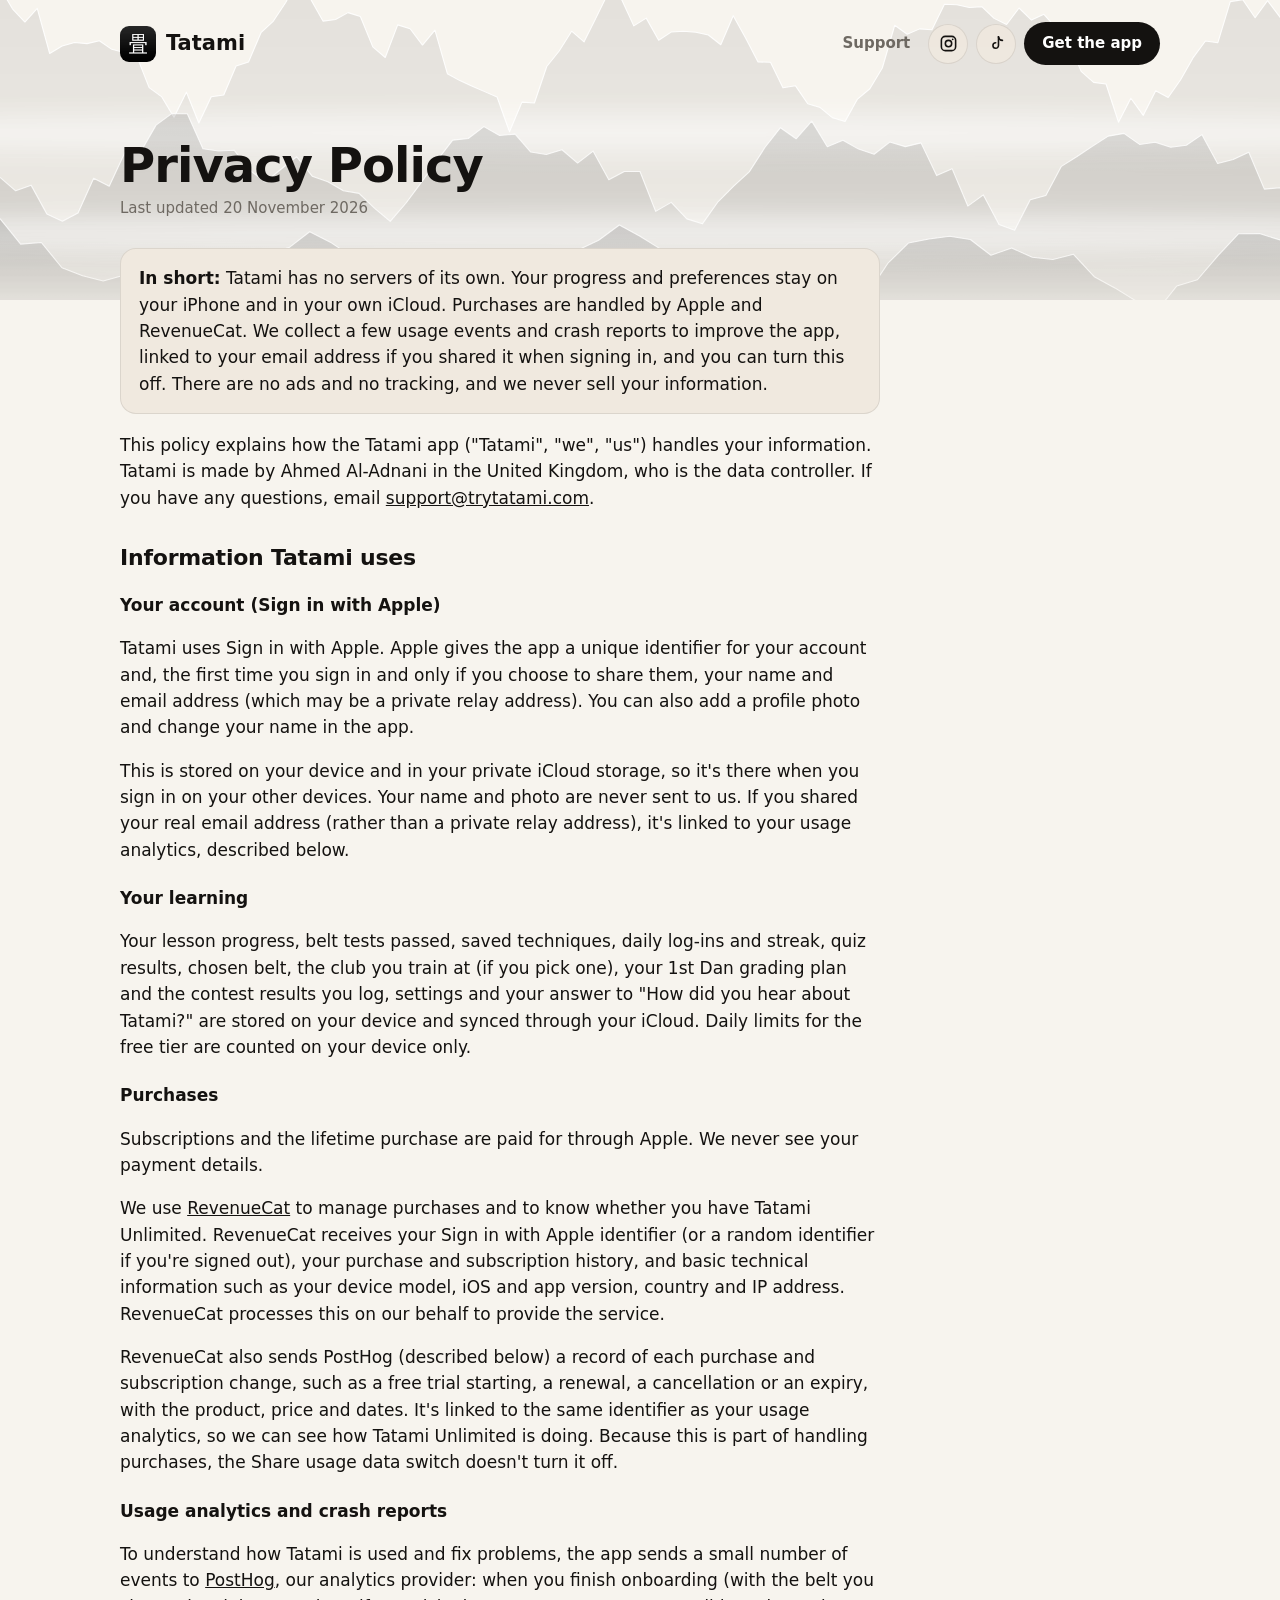
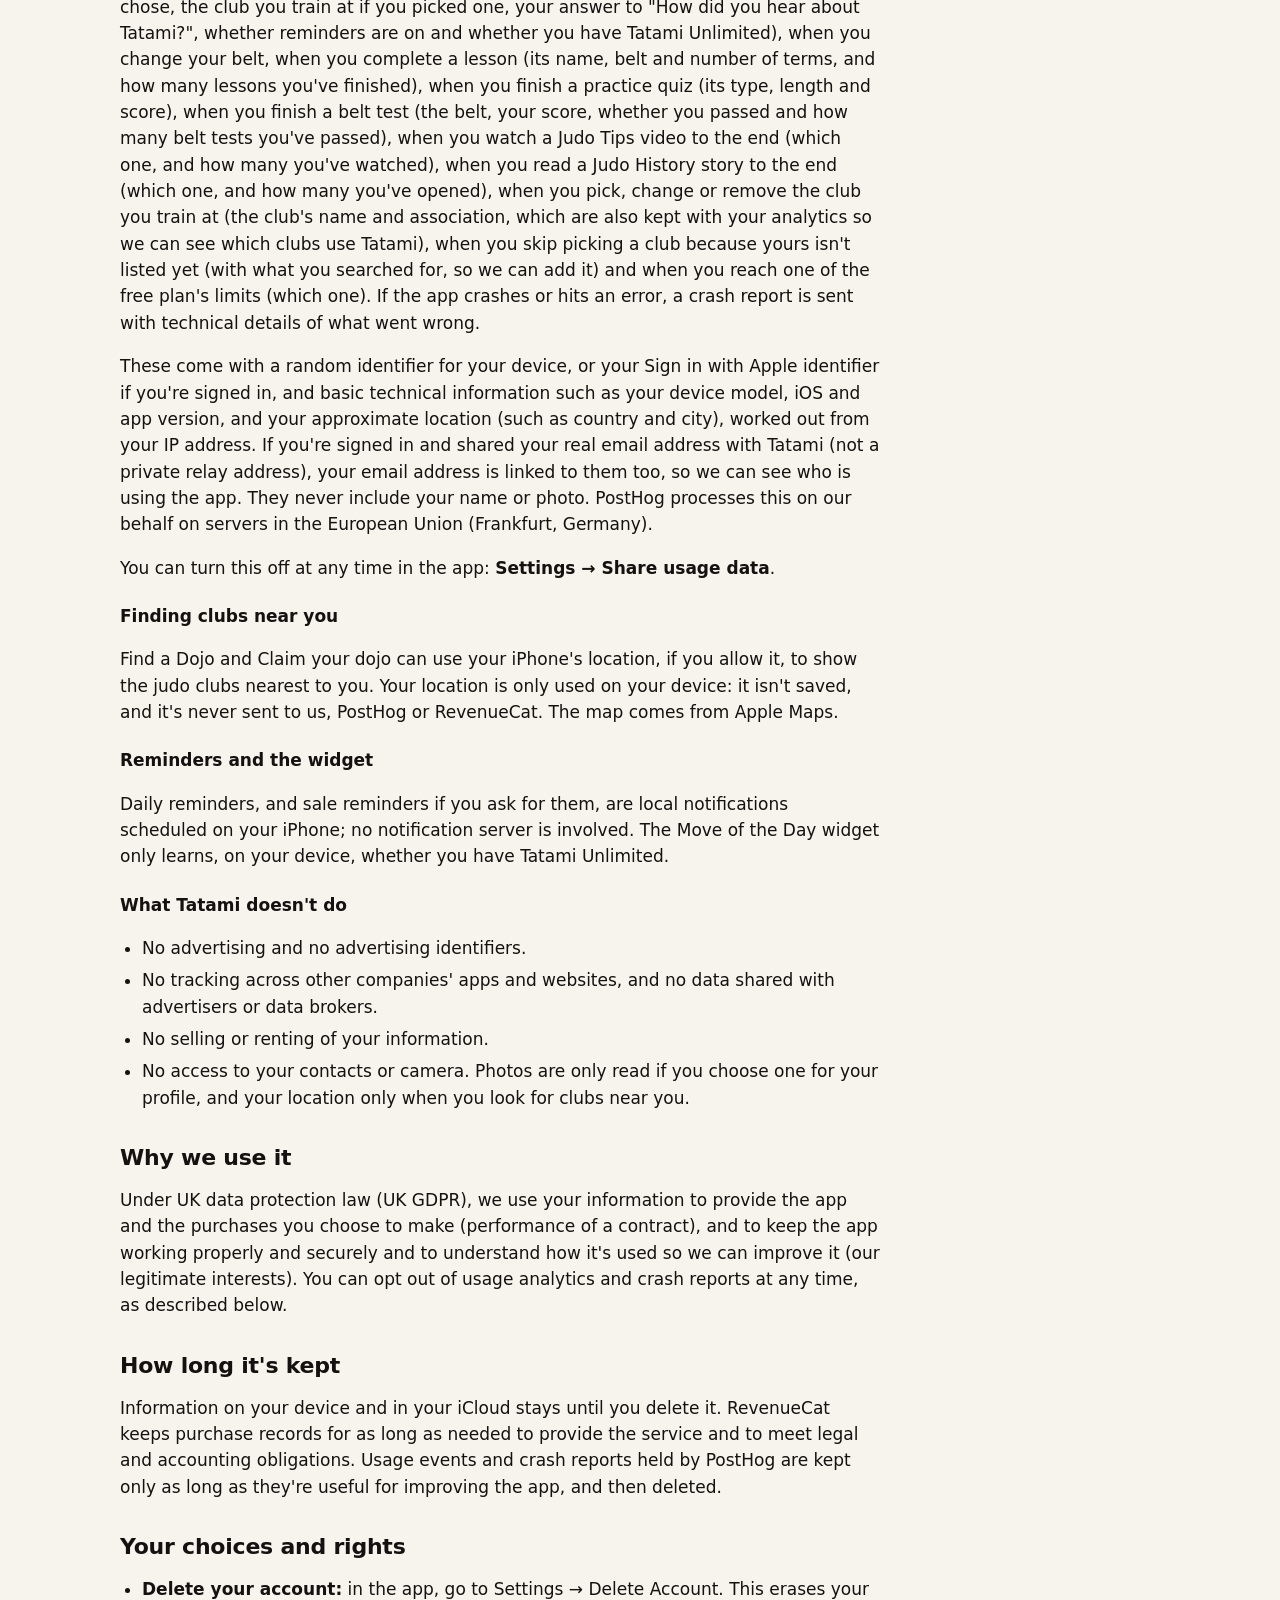
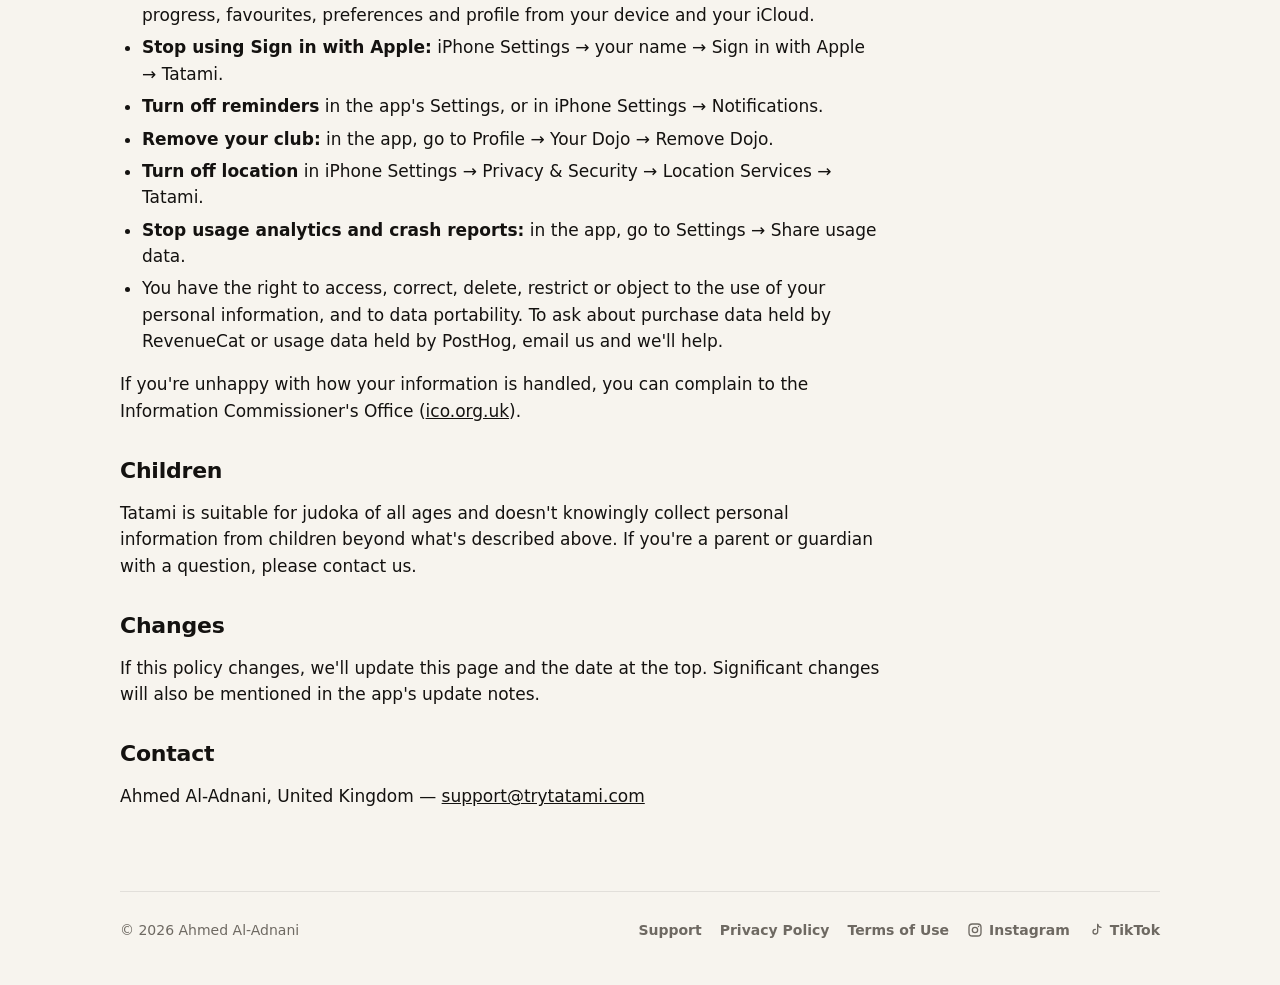
<file: privacy/index.html>
<!doctype html>
<html lang="en-GB">
<head>
  <meta charset="utf-8">
  <meta name="viewport" content="width=device-width, initial-scale=1">
  <title>Privacy Policy — Tatami</title>
  <meta name="description" content="How the Tatami judo app handles your information.">
  <link rel="icon" href="/assets/favicon.png">
  <link rel="apple-touch-icon" href="/assets/apple-touch-icon.png">
  <meta name="theme-color" content="#F7F4EE" media="(prefers-color-scheme: light)">
  <meta name="theme-color" content="#18181A" media="(prefers-color-scheme: dark)">
  <link rel="stylesheet" href="/assets/style.css?v=2">
</head>
<body>
  <div class="sky short" aria-hidden="true"><img src="/assets/mountains.svg?v=2" alt=""></div>

  <div class="wrap">
    <header class="site-header">
      <a class="brand" href="/"><img src="/assets/icon.png" alt="">Tatami</a>
      <nav class="nav" aria-label="Main">
        <a class="text" href="/support/">Support</a>
        <a class="icon-button" href="https://www.instagram.com/trytatami/" rel="me noopener" aria-label="Tatami on Instagram">
          <svg viewBox="0 0 24 24" fill="none" stroke="currentColor" stroke-width="2" aria-hidden="true"><rect x="3" y="3" width="18" height="18" rx="5"/><circle cx="12" cy="12" r="4"/><circle cx="17.3" cy="6.7" r="1.1" fill="currentColor" stroke="none"/></svg>
        </a>
        <a class="icon-button" href="https://www.tiktok.com/@try_tatami" rel="me noopener" aria-label="Tatami on TikTok">
          <svg viewBox="0 0 24 24" fill="none" stroke="currentColor" stroke-width="2" stroke-linecap="round" stroke-linejoin="round" aria-hidden="true"><path d="M14.5 3.5v11a3.5 3.5 0 1 1-3.5-3.5"/><path d="M14.5 3.5c.4 2.5 2.3 4.4 5 4.6"/></svg>
        </a>
        <a class="pill" href="https://apps.apple.com/gb/app/tatami-learn-judo-terminology/id6802830885?itscg=30200&amp;itsct=apps_box_badge&amp;mttnsubad=6802830885">Get the app</a>
      </nav>
    </header>

    <main class="doc">
      <h1>Privacy Policy</h1>
      <p class="updated">Last updated 20 November 2026</p>

      <div class="callout">
        <strong>In short:</strong> Tatami has no servers of its own. Your progress and preferences stay on your iPhone
        and in your own iCloud. Purchases are handled by Apple and RevenueCat. We collect a few usage events and crash
        reports to improve the app, linked to your email address if you shared it when signing in, and you can turn this
        off. There are no ads and no tracking, and we
        never sell your information.
      </div>

      <p>This policy explains how the Tatami app ("Tatami", "we", "us") handles your information. Tatami is made by
        Ahmed Al-Adnani in the United Kingdom, who is the data controller. If you have any questions, email
        <a href="mailto:support@trytatami.com">support@trytatami.com</a>.</p>

      <h2>Information Tatami uses</h2>

      <h3>Your account (Sign in with Apple)</h3>
      <p>Tatami uses Sign in with Apple. Apple gives the app a unique identifier for your account and, the first time you
        sign in and only if you choose to share them, your name and email address (which may be a private relay address).
        You can also add a profile photo and change your name in the app.</p>
      <p>This is stored on your device and in your private iCloud storage, so it's there when you sign in on your other
        devices. Your name and photo are never sent to us. If you shared your real email address (rather than a private
        relay address), it's linked to your usage analytics, described below.</p>

      <h3>Your learning</h3>
      <p>Your lesson progress, belt tests passed, saved techniques, daily log-ins and streak, quiz results, chosen belt,
        the club you train at (if you pick one), your 1st Dan grading plan and the contest results you log, settings and
        your answer to "How did you hear about Tatami?" are stored on your device and synced through your iCloud.
        Daily limits for the free tier are counted on your device only.</p>

      <h3>Purchases</h3>
      <p>Subscriptions and the lifetime purchase are paid for through Apple. We never see your payment details.</p>
      <p>We use <a href="https://www.revenuecat.com/privacy/">RevenueCat</a> to manage purchases and to know whether you
        have Tatami Unlimited. RevenueCat receives your Sign in with Apple identifier (or a random identifier if you're
        signed out), your purchase and subscription history, and basic technical information such as your device model,
        iOS and app version, country and IP address. RevenueCat processes this on our behalf to provide the service.</p>
      <p>RevenueCat also sends PostHog (described below) a record of each purchase and subscription change, such as a
        free trial starting, a renewal, a cancellation or an expiry, with the product, price and dates. It's linked to the
        same identifier as your usage analytics, so we can see how Tatami Unlimited is doing. Because this is part of
        handling purchases, the Share usage data switch doesn't turn it off.</p>

      <h3>Usage analytics and crash reports</h3>
      <p>To understand how Tatami is used and fix problems, the app sends a small number of events to
        <a href="https://posthog.com/privacy">PostHog</a>, our analytics provider: when you finish onboarding (with the
        belt you chose, the club you train at if you picked one, your answer to "How did you hear about Tatami?",
        whether reminders are on and whether you have Tatami Unlimited), when you change your belt, when you complete a lesson (its name, belt and number of terms, and
        how many lessons you've finished), when you finish a practice quiz (its type, length and score), when you finish
        a belt test (the belt, your score, whether you passed and how many belt tests you've passed), when you watch
        a Judo Tips video to the end (which one, and how many you've watched), when you read a Judo History story to the
        end (which one, and how many you've opened), when you pick, change or remove the club you train at (the club's
        name and association, which are also kept with your analytics so we can see which clubs use Tatami), when you
        skip picking a club because yours isn't listed yet (with what you searched for, so we can add it) and when you
        reach one of the free plan's limits (which one). If the app crashes or hits an error, a crash report is sent with
        technical details of what went wrong.</p>
      <p>These come with a random identifier for your device, or your Sign in with Apple identifier if you're signed in,
        and basic technical information such as your device model, iOS and app version, and your approximate location
        (such as country and city), worked out from your IP address. If you're signed in
        and shared your real email address with Tatami (not a private relay address), your email address is linked to
        them too, so we can see who is using the app. They never include your name or photo. PostHog processes this on our behalf on servers in the European Union
        (Frankfurt, Germany).</p>
      <p>You can turn this off at any time in the app: <strong>Settings → Share usage data</strong>.</p>

      <h3>Finding clubs near you</h3>
      <p>Find a Dojo and Claim your dojo can use your iPhone's location, if you allow it, to show the judo clubs nearest
        to you. Your location is only used on your device: it isn't saved, and it's never sent to us, PostHog or
        RevenueCat. The map comes from Apple Maps.</p>

      <h3>Reminders and the widget</h3>
      <p>Daily reminders, and sale reminders if you ask for them, are local notifications scheduled on your iPhone; no
        notification server is involved. The Move of the Day widget only learns, on your device, whether you have
        Tatami Unlimited.</p>

      <h3>What Tatami doesn't do</h3>
      <ul>
        <li>No advertising and no advertising identifiers.</li>
        <li>No tracking across other companies' apps and websites, and no data shared with advertisers or data brokers.</li>
        <li>No selling or renting of your information.</li>
        <li>No access to your contacts or camera. Photos are only read if you choose one for your profile, and your
          location only when you look for clubs near you.</li>
      </ul>

      <h2>Why we use it</h2>
      <p>Under UK data protection law (UK GDPR), we use your information to provide the app and the purchases you choose
        to make (performance of a contract), and to keep the app working properly and securely and to understand how it's
        used so we can improve it (our legitimate interests). You can opt out of usage analytics and crash reports at any
        time, as described below.</p>

      <h2>How long it's kept</h2>
      <p>Information on your device and in your iCloud stays until you delete it. RevenueCat keeps purchase records for as
        long as needed to provide the service and to meet legal and accounting obligations. Usage events and crash reports
        held by PostHog are kept only as long as they're useful for improving the app, and then deleted.</p>

      <h2>Your choices and rights</h2>
      <ul>
        <li><strong>Delete your account:</strong> in the app, go to Settings → Delete Account. This erases your progress,
          favourites, preferences and profile from your device and your iCloud.</li>
        <li><strong>Stop using Sign in with Apple:</strong> iPhone Settings → your name → Sign in with Apple → Tatami.</li>
        <li><strong>Turn off reminders</strong> in the app's Settings, or in iPhone Settings → Notifications.</li>
        <li><strong>Remove your club:</strong> in the app, go to Profile → Your Dojo → Remove Dojo.</li>
        <li><strong>Turn off location</strong> in iPhone Settings → Privacy &amp; Security → Location Services → Tatami.</li>
        <li><strong>Stop usage analytics and crash reports:</strong> in the app, go to Settings → Share usage data.</li>
        <li>You have the right to access, correct, delete, restrict or object to the use of your personal information, and
          to data portability. To ask about purchase data held by RevenueCat or usage data held by PostHog, email us and
          we'll help.</li>
      </ul>
      <p>If you're unhappy with how your information is handled, you can complain to the Information Commissioner's
        Office (<a href="https://ico.org.uk">ico.org.uk</a>).</p>

      <h2>Children</h2>
      <p>Tatami is suitable for judoka of all ages and doesn't knowingly collect personal information from children
        beyond what's described above. If you're a parent or guardian with a question, please contact us.</p>

      <h2>Changes</h2>
      <p>If this policy changes, we'll update this page and the date at the top. Significant changes will also be
        mentioned in the app's update notes.</p>

      <h2>Contact</h2>
      <p>Ahmed Al-Adnani, United Kingdom — <a href="mailto:support@trytatami.com">support@trytatami.com</a></p>
    </main>

    <footer class="site-footer">
      <span>© 2026 Ahmed Al-Adnani</span>
      <nav aria-label="Footer">
        <a href="/support/">Support</a>
        <a href="/privacy/">Privacy Policy</a>
        <a href="/terms/">Terms of Use</a>
        <a class="social" href="https://www.instagram.com/trytatami/" rel="me noopener">
          <svg viewBox="0 0 24 24" fill="none" stroke="currentColor" stroke-width="2" aria-hidden="true"><rect x="3" y="3" width="18" height="18" rx="5"/><circle cx="12" cy="12" r="4"/><circle cx="17.3" cy="6.7" r="1.1" fill="currentColor" stroke="none"/></svg>Instagram
        </a>
        <a class="social" href="https://www.tiktok.com/@try_tatami" rel="me noopener">
          <svg viewBox="0 0 24 24" fill="none" stroke="currentColor" stroke-width="2" stroke-linecap="round" stroke-linejoin="round" aria-hidden="true"><path d="M14.5 3.5v11a3.5 3.5 0 1 1-3.5-3.5"/><path d="M14.5 3.5c.4 2.5 2.3 4.4 5 4.6"/></svg>TikTok
        </a>
      </nav>
    </footer>
  </div>
</body>
</html>
</file>
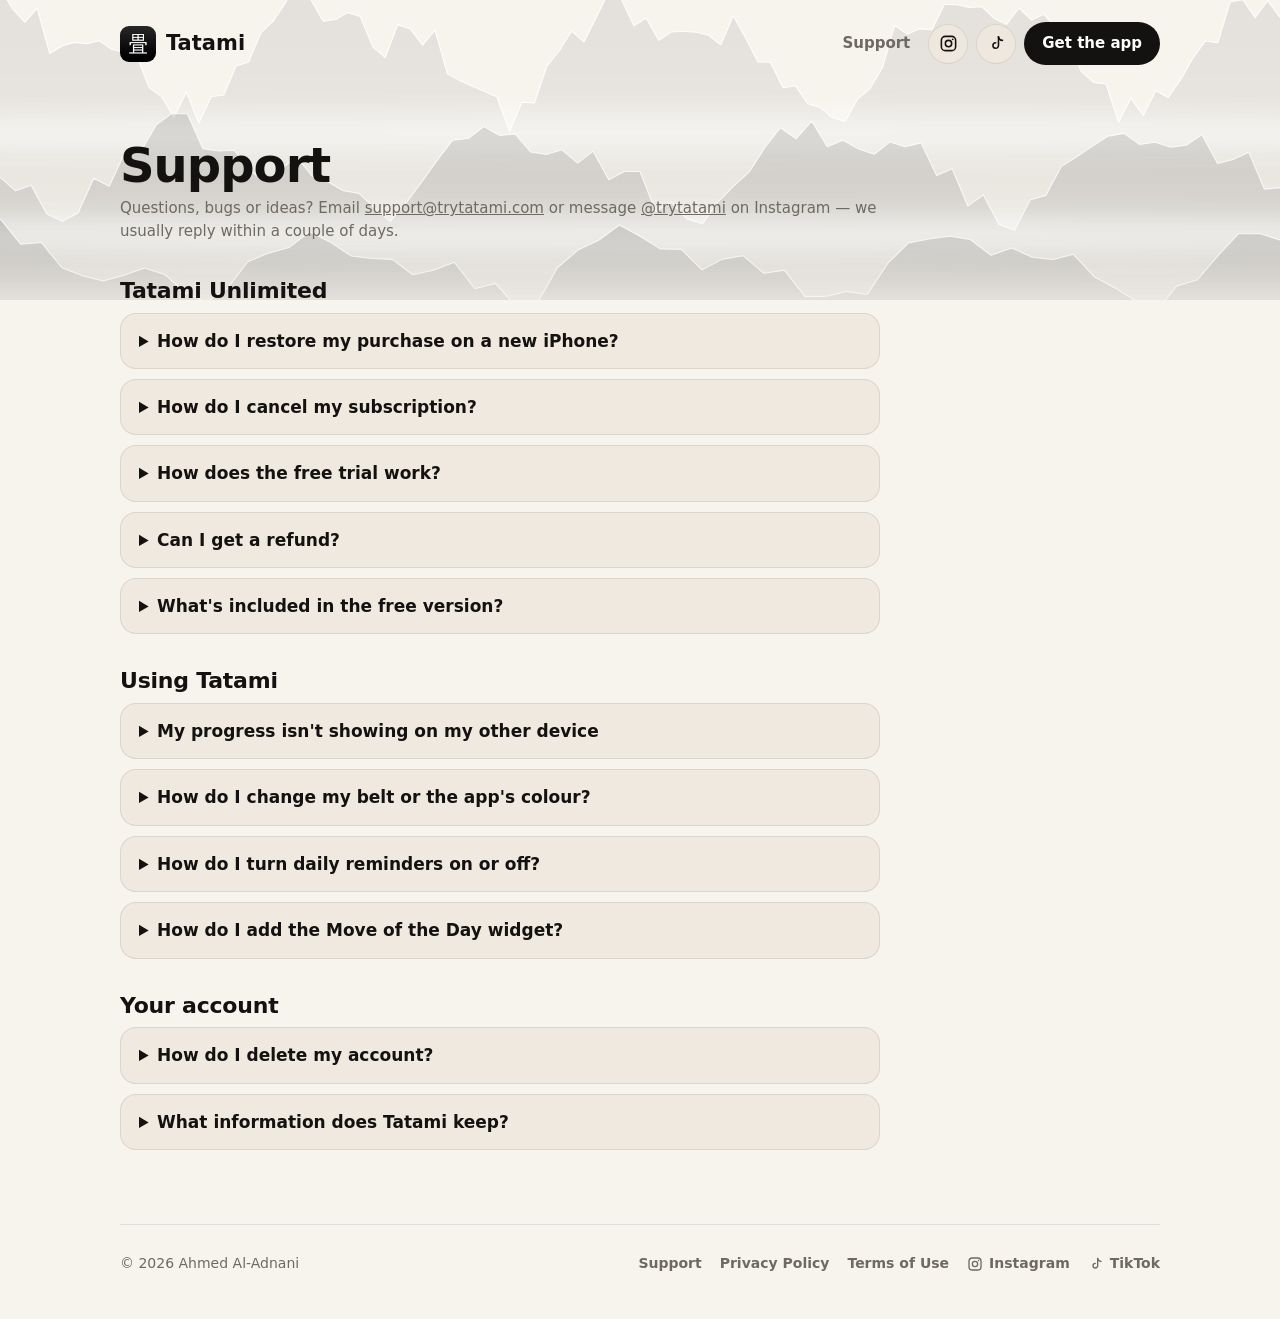
<file: support/index.html>
<!doctype html>
<html lang="en-GB">
<head>
  <meta charset="utf-8">
  <meta name="viewport" content="width=device-width, initial-scale=1">
  <title>Support — Tatami</title>
  <meta name="description" content="Help with the Tatami judo app: purchases, syncing, reminders and your account.">
  <link rel="icon" href="/assets/favicon.png">
  <link rel="apple-touch-icon" href="/assets/apple-touch-icon.png">
  <meta name="theme-color" content="#F7F4EE" media="(prefers-color-scheme: light)">
  <meta name="theme-color" content="#18181A" media="(prefers-color-scheme: dark)">
  <link rel="stylesheet" href="/assets/style.css?v=2">
</head>
<body>
  <div class="sky short" aria-hidden="true"><img src="/assets/mountains.svg?v=2" alt=""></div>

  <div class="wrap">
    <header class="site-header">
      <a class="brand" href="/"><img src="/assets/icon.png" alt="">Tatami</a>
      <nav class="nav" aria-label="Main">
        <a class="text" href="/support/">Support</a>
        <a class="icon-button" href="https://www.instagram.com/trytatami/" rel="me noopener" aria-label="Tatami on Instagram">
          <svg viewBox="0 0 24 24" fill="none" stroke="currentColor" stroke-width="2" aria-hidden="true"><rect x="3" y="3" width="18" height="18" rx="5"/><circle cx="12" cy="12" r="4"/><circle cx="17.3" cy="6.7" r="1.1" fill="currentColor" stroke="none"/></svg>
        </a>
        <a class="icon-button" href="https://www.tiktok.com/@try_tatami" rel="me noopener" aria-label="Tatami on TikTok">
          <svg viewBox="0 0 24 24" fill="none" stroke="currentColor" stroke-width="2" stroke-linecap="round" stroke-linejoin="round" aria-hidden="true"><path d="M14.5 3.5v11a3.5 3.5 0 1 1-3.5-3.5"/><path d="M14.5 3.5c.4 2.5 2.3 4.4 5 4.6"/></svg>
        </a>
        <a class="pill" href="https://apps.apple.com/gb/app/tatami-learn-judo-terminology/id6802830885?itscg=30200&amp;itsct=apps_box_badge&amp;mttnsubad=6802830885">Get the app</a>
      </nav>
    </header>

    <main class="doc">
      <h1>Support</h1>
      <p class="updated">Questions, bugs or ideas? Email <a href="mailto:support@trytatami.com">support@trytatami.com</a> or
        message <a href="https://www.instagram.com/trytatami/">@trytatami</a> on Instagram — we usually reply
        within a couple of days.</p>

      <h2>Tatami Unlimited</h2>
      <details>
        <summary>How do I restore my purchase on a new iPhone?</summary>
        <p>Sign in with the same Apple ID, open Profile, tap the ∞ button at the top and tap Restore. Purchases are also tied to your
          Sign in with Apple account, so they usually come back as soon as you sign in.</p>
      </details>
      <details>
        <summary>How do I cancel my subscription?</summary>
        <p>In the app, open Profile, tap the ∞ button and then Manage subscription, or open iPhone Settings → your name →
          Subscriptions → Tatami. You'll keep Unlimited until the end of the period you've paid for.</p>
      </details>
      <details>
        <summary>How does the free trial work?</summary>
        <p>Yearly starts with 3 days free if you haven't tried Tatami Unlimited before. You won't be charged if you cancel
          in iPhone Settings → your name → Subscriptions at least 24 hours before the trial ends; otherwise the yearly
          price is charged when it does.</p>
      </details>
      <details>
        <summary>Can I get a refund?</summary>
        <p>Purchases are made through Apple, so refunds are handled by Apple. You can request one at
          <a href="https://reportaproblem.apple.com">reportaproblem.apple.com</a>.</p>
      </details>
      <details>
        <summary>What's included in the free version?</summary>
        <p>3 quizzes a day (5 or 10 questions), 10 Discover cards a day and up to 5 saved moves, plus The Path, the
          Library, your streak and Find a Dojo. Unlimited removes the limits and adds your stats and the Move of the Day
          widget.</p>
      </details>

      <h2>Using Tatami</h2>
      <details>
        <summary>My progress isn't showing on my other device</summary>
        <p>Tatami syncs through iCloud. Make sure you're signed in to the same Apple ID on both devices with iCloud turned
          on, and that you've signed in to Tatami on each. Changes can take a minute to appear.</p>
      </details>
      <details>
        <summary>How do I change my belt or the app's colour?</summary>
        <p>Open Profile and choose your belt in the card at the top. Tatami takes on your belt's colour, and The Path
          starts from it. Dark mode and haptics are in Profile → the gear icon → Appearance.</p>
      </details>
      <details>
        <summary>How do I turn daily reminders on or off?</summary>
        <p>Profile → the gear icon → Notifications. You can pick a time, and reminders skip days you've already opened
          Tatami. If they're blocked, allow notifications for Tatami in iPhone Settings → Notifications.</p>
      </details>
      <details>
        <summary>How do I add the Move of the Day widget?</summary>
        <p>Touch and hold your Home Screen, tap Edit → Add Widget, search for Tatami and choose a size. The widget is part
          of Tatami Unlimited.</p>
      </details>

      <h2>Your account</h2>
      <details>
        <summary>How do I delete my account?</summary>
        <p>Profile → the gear icon → Delete Account. This erases your progress, favourites, preferences and profile from
          your device and iCloud. If you have a subscription, cancel it separately in iPhone Settings so you're not charged
          again.</p>
      </details>
      <details>
        <summary>What information does Tatami keep?</summary>
        <p>Very little, and none of it on our own servers. See the <a href="/privacy/">Privacy Policy</a>.</p>
      </details>
    </main>

    <footer class="site-footer">
      <span>© 2026 Ahmed Al-Adnani</span>
      <nav aria-label="Footer">
        <a href="/support/">Support</a>
        <a href="/privacy/">Privacy Policy</a>
        <a href="/terms/">Terms of Use</a>
        <a class="social" href="https://www.instagram.com/trytatami/" rel="me noopener">
          <svg viewBox="0 0 24 24" fill="none" stroke="currentColor" stroke-width="2" aria-hidden="true"><rect x="3" y="3" width="18" height="18" rx="5"/><circle cx="12" cy="12" r="4"/><circle cx="17.3" cy="6.7" r="1.1" fill="currentColor" stroke="none"/></svg>Instagram
        </a>
        <a class="social" href="https://www.tiktok.com/@try_tatami" rel="me noopener">
          <svg viewBox="0 0 24 24" fill="none" stroke="currentColor" stroke-width="2" stroke-linecap="round" stroke-linejoin="round" aria-hidden="true"><path d="M14.5 3.5v11a3.5 3.5 0 1 1-3.5-3.5"/><path d="M14.5 3.5c.4 2.5 2.3 4.4 5 4.6"/></svg>TikTok
        </a>
      </nav>
    </footer>
  </div>
</body>
</html>
</file>
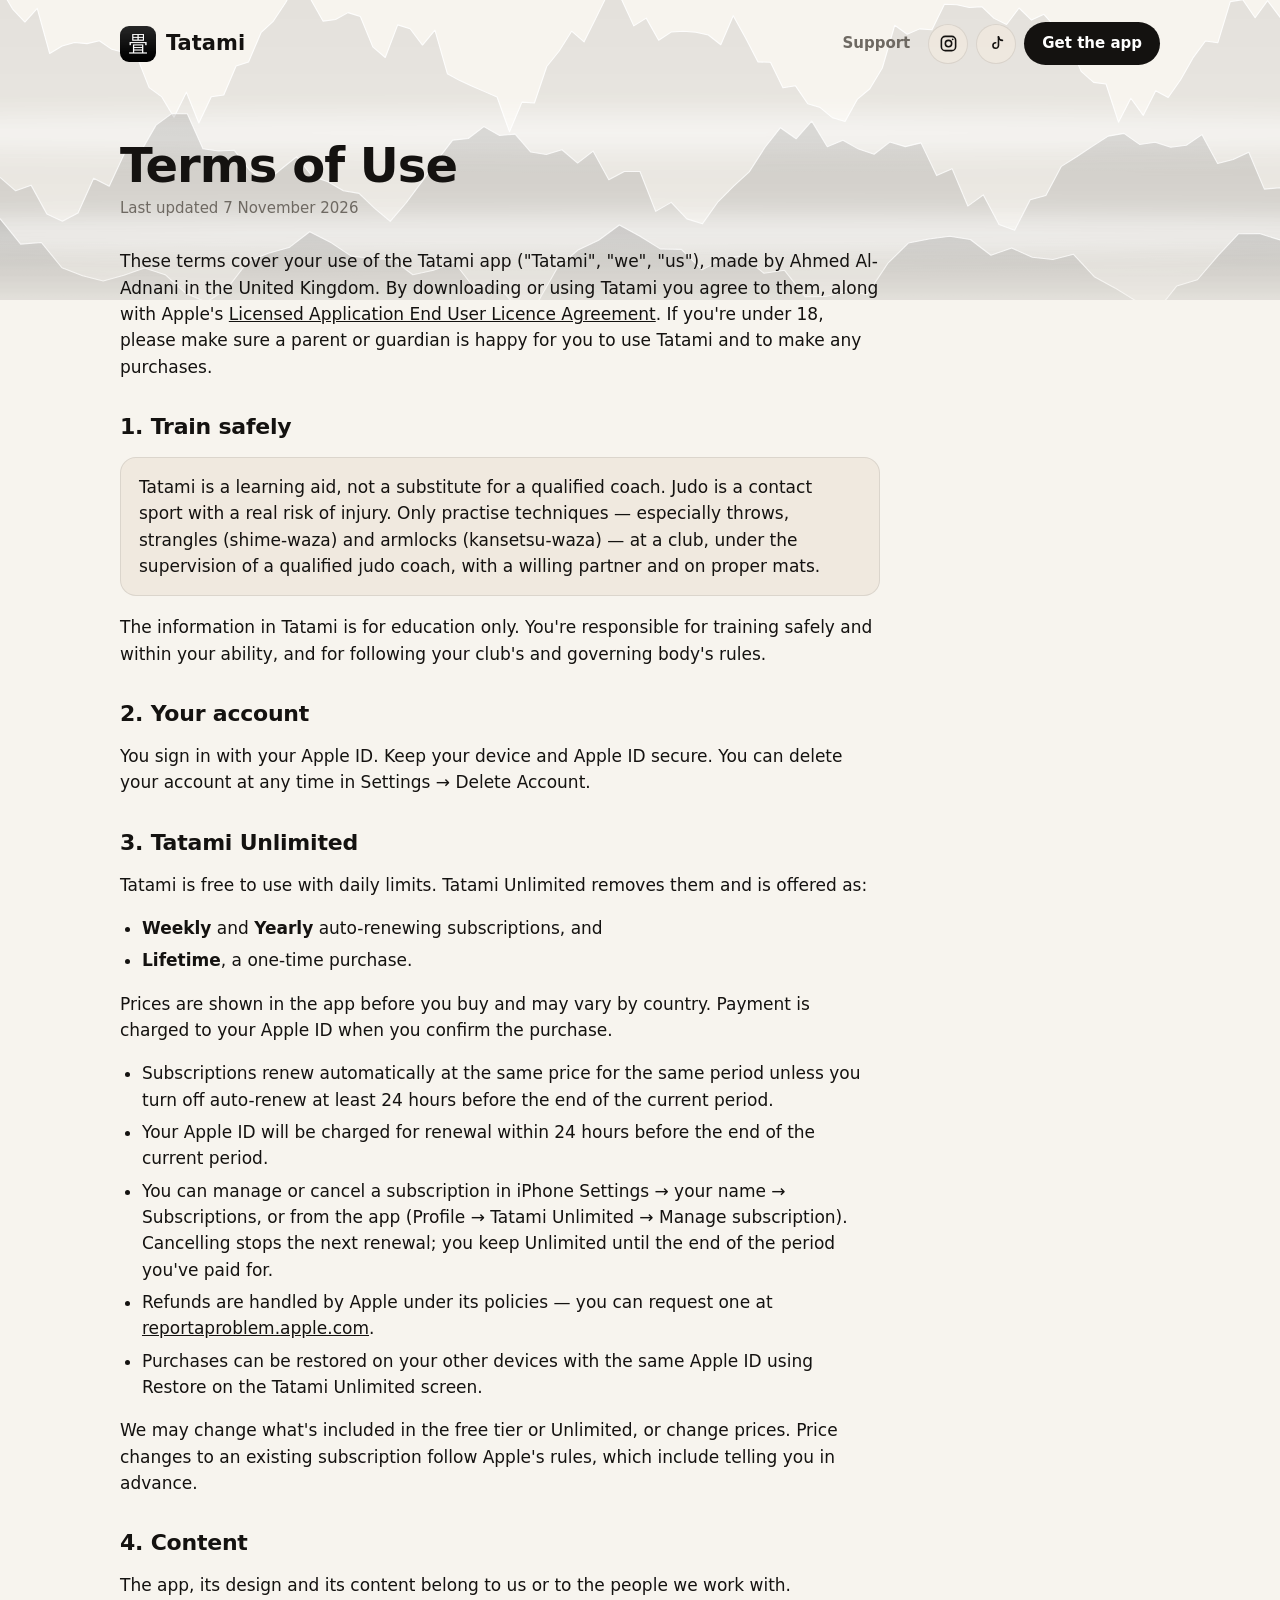
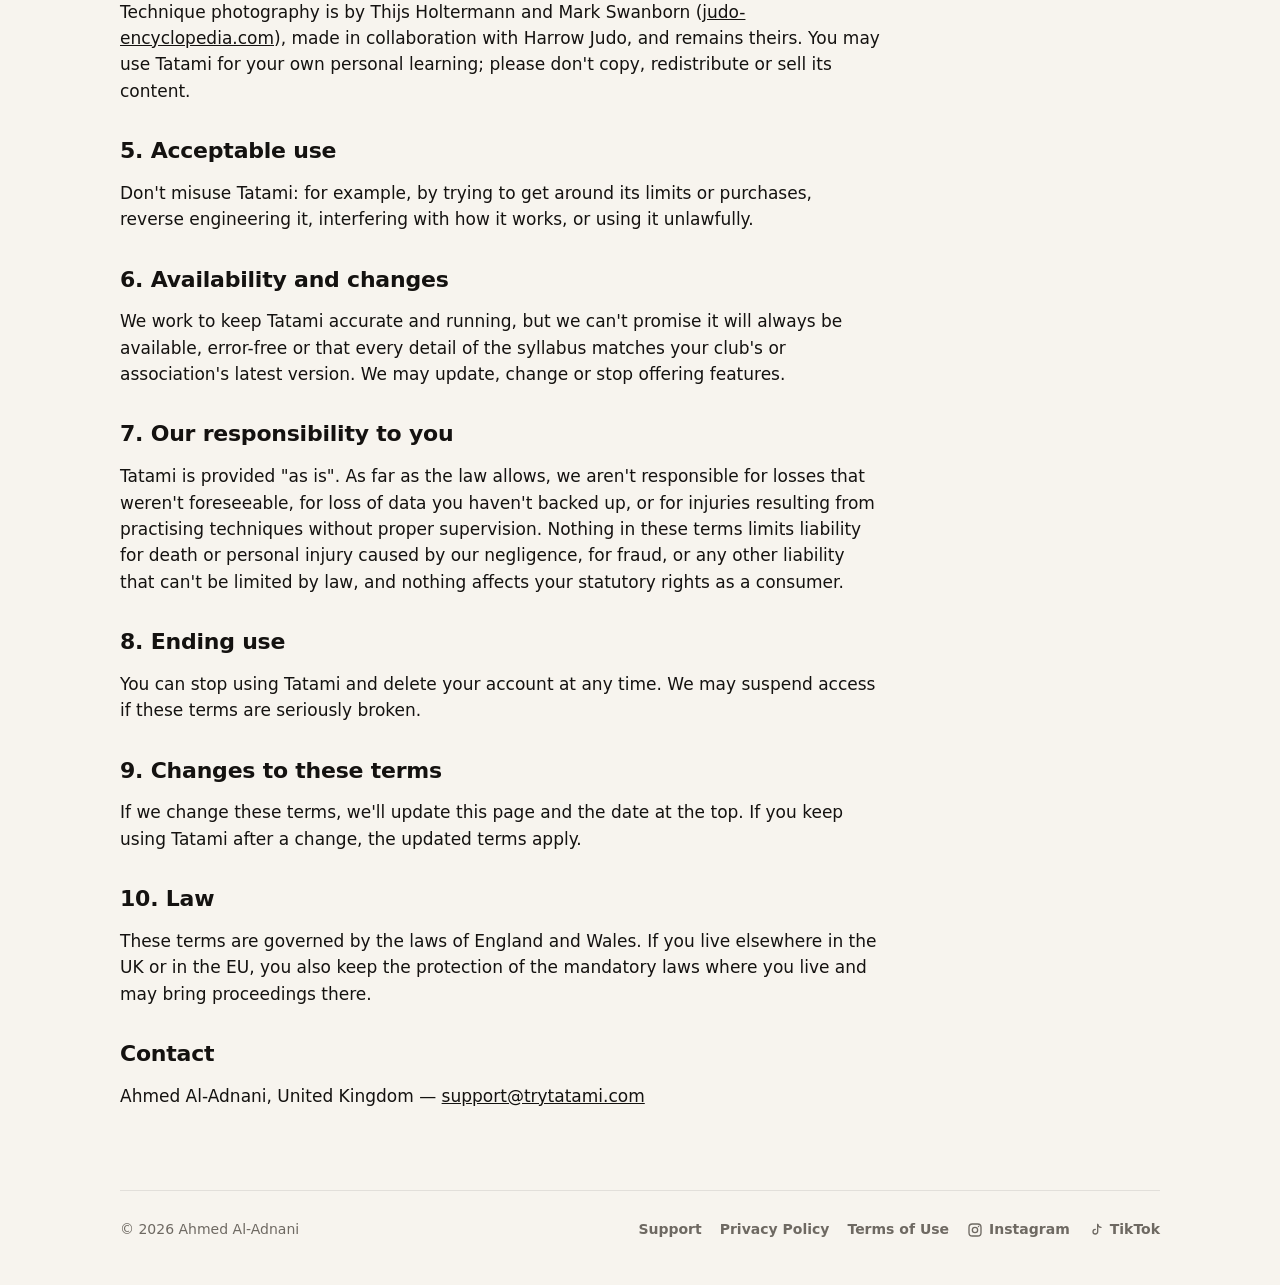
<file: terms/index.html>
<!doctype html>
<html lang="en-GB">
<head>
  <meta charset="utf-8">
  <meta name="viewport" content="width=device-width, initial-scale=1">
  <title>Terms of Use — Tatami</title>
  <meta name="description" content="The terms for using the Tatami judo app and Tatami Unlimited.">
  <link rel="icon" href="/assets/favicon.png">
  <link rel="apple-touch-icon" href="/assets/apple-touch-icon.png">
  <meta name="theme-color" content="#F7F4EE" media="(prefers-color-scheme: light)">
  <meta name="theme-color" content="#18181A" media="(prefers-color-scheme: dark)">
  <link rel="stylesheet" href="/assets/style.css?v=2">
</head>
<body>
  <div class="sky short" aria-hidden="true"><img src="/assets/mountains.svg?v=2" alt=""></div>

  <div class="wrap">
    <header class="site-header">
      <a class="brand" href="/"><img src="/assets/icon.png" alt="">Tatami</a>
      <nav class="nav" aria-label="Main">
        <a class="text" href="/support/">Support</a>
        <a class="icon-button" href="https://www.instagram.com/trytatami/" rel="me noopener" aria-label="Tatami on Instagram">
          <svg viewBox="0 0 24 24" fill="none" stroke="currentColor" stroke-width="2" aria-hidden="true"><rect x="3" y="3" width="18" height="18" rx="5"/><circle cx="12" cy="12" r="4"/><circle cx="17.3" cy="6.7" r="1.1" fill="currentColor" stroke="none"/></svg>
        </a>
        <a class="icon-button" href="https://www.tiktok.com/@try_tatami" rel="me noopener" aria-label="Tatami on TikTok">
          <svg viewBox="0 0 24 24" fill="none" stroke="currentColor" stroke-width="2" stroke-linecap="round" stroke-linejoin="round" aria-hidden="true"><path d="M14.5 3.5v11a3.5 3.5 0 1 1-3.5-3.5"/><path d="M14.5 3.5c.4 2.5 2.3 4.4 5 4.6"/></svg>
        </a>
        <a class="pill" href="https://apps.apple.com/gb/app/tatami-learn-judo-terminology/id6802830885?itscg=30200&amp;itsct=apps_box_badge&amp;mttnsubad=6802830885">Get the app</a>
      </nav>
    </header>

    <main class="doc">
      <h1>Terms of Use</h1>
      <p class="updated">Last updated 7 November 2026</p>

      <p>These terms cover your use of the Tatami app ("Tatami", "we", "us"), made by Ahmed Al-Adnani in the United
        Kingdom. By downloading or using Tatami you agree to them, along with Apple's
        <a href="https://www.apple.com/legal/internet-services/itunes/dev/stdeula/">Licensed Application End User Licence
        Agreement</a>. If you're under 18, please make sure a parent or guardian is happy for you to use Tatami and to make
        any purchases.</p>

      <h2>1. Train safely</h2>
      <div class="callout">
        Tatami is a learning aid, not a substitute for a qualified coach. Judo is a contact sport with a real risk of
        injury. Only practise techniques — especially throws, strangles (shime-waza) and armlocks (kansetsu-waza) — at a
        club, under the supervision of a qualified judo coach, with a willing partner and on proper mats.
      </div>
      <p>The information in Tatami is for education only. You're responsible for training safely and within your
        ability, and for following your club's and governing body's rules.</p>

      <h2>2. Your account</h2>
      <p>You sign in with your Apple ID. Keep your device and Apple ID secure. You can delete your account at any time in
        Settings → Delete Account.</p>

      <h2>3. Tatami Unlimited</h2>
      <p>Tatami is free to use with daily limits. Tatami Unlimited removes them and is offered as:</p>
      <ul>
        <li><strong>Weekly</strong> and <strong>Yearly</strong> auto-renewing subscriptions, and</li>
        <li><strong>Lifetime</strong>, a one-time purchase.</li>
      </ul>
      <p>Prices are shown in the app before you buy and may vary by country. Payment is charged to your Apple ID when you
        confirm the purchase.</p>
      <ul>
        <li>Subscriptions renew automatically at the same price for the same period unless you turn off auto-renew at
          least 24 hours before the end of the current period.</li>
        <li>Your Apple ID will be charged for renewal within 24 hours before the end of the current period.</li>
        <li>You can manage or cancel a subscription in iPhone Settings → your name → Subscriptions, or from the app
          (Profile → Tatami Unlimited → Manage subscription). Cancelling stops the next renewal; you keep Unlimited until
          the end of the period you've paid for.</li>
        <li>Refunds are handled by Apple under its policies — you can request one at
          <a href="https://reportaproblem.apple.com">reportaproblem.apple.com</a>.</li>
        <li>Purchases can be restored on your other devices with the same Apple ID using Restore on the Tatami Unlimited
          screen.</li>
      </ul>
      <p>We may change what's included in the free tier or Unlimited, or change prices. Price changes to an existing
        subscription follow Apple's rules, which include telling you in advance.</p>

      <h2>4. Content</h2>
      <p>The app, its design and its content belong to us or to the people we work with. Technique photography is by
        Thijs Holtermann and Mark Swanborn (<a href="https://www.judo-encyclopedia.com">judo-encyclopedia.com</a>), made in
        collaboration with Harrow Judo, and remains theirs. You may use Tatami for your own personal learning; please
        don't copy, redistribute or sell its content.</p>

      <h2>5. Acceptable use</h2>
      <p>Don't misuse Tatami: for example, by trying to get around its limits or purchases, reverse engineering it,
        interfering with how it works, or using it unlawfully.</p>

      <h2>6. Availability and changes</h2>
      <p>We work to keep Tatami accurate and running, but we can't promise it will always be available, error-free or
        that every detail of the syllabus matches your club's or association's latest version. We may update, change or
        stop offering features.</p>

      <h2>7. Our responsibility to you</h2>
      <p>Tatami is provided "as is". As far as the law allows, we aren't responsible for losses that weren't
        foreseeable, for loss of data you haven't backed up, or for injuries resulting from practising techniques without
        proper supervision. Nothing in these terms limits liability for death or personal injury caused by our
        negligence, for fraud, or any other liability that can't be limited by law, and nothing affects your statutory
        rights as a consumer.</p>

      <h2>8. Ending use</h2>
      <p>You can stop using Tatami and delete your account at any time. We may suspend access if these terms are seriously
        broken.</p>

      <h2>9. Changes to these terms</h2>
      <p>If we change these terms, we'll update this page and the date at the top. If you keep using Tatami after a change,
        the updated terms apply.</p>

      <h2>10. Law</h2>
      <p>These terms are governed by the laws of England and Wales. If you live elsewhere in the UK or in the EU, you also
        keep the protection of the mandatory laws where you live and may bring proceedings there.</p>

      <h2>Contact</h2>
      <p>Ahmed Al-Adnani, United Kingdom — <a href="mailto:support@trytatami.com">support@trytatami.com</a></p>
    </main>

    <footer class="site-footer">
      <span>© 2026 Ahmed Al-Adnani</span>
      <nav aria-label="Footer">
        <a href="/support/">Support</a>
        <a href="/privacy/">Privacy Policy</a>
        <a href="/terms/">Terms of Use</a>
        <a class="social" href="https://www.instagram.com/trytatami/" rel="me noopener">
          <svg viewBox="0 0 24 24" fill="none" stroke="currentColor" stroke-width="2" aria-hidden="true"><rect x="3" y="3" width="18" height="18" rx="5"/><circle cx="12" cy="12" r="4"/><circle cx="17.3" cy="6.7" r="1.1" fill="currentColor" stroke="none"/></svg>Instagram
        </a>
        <a class="social" href="https://www.tiktok.com/@try_tatami" rel="me noopener">
          <svg viewBox="0 0 24 24" fill="none" stroke="currentColor" stroke-width="2" stroke-linecap="round" stroke-linejoin="round" aria-hidden="true"><path d="M14.5 3.5v11a3.5 3.5 0 1 1-3.5-3.5"/><path d="M14.5 3.5c.4 2.5 2.3 4.4 5 4.6"/></svg>TikTok
        </a>
      </nav>
    </footer>
  </div>
</body>
</html>
</file>
<file: assets/style.css>
/* Tatami — trytatami.com. Matches the app and its App Store art: cream and
   charcoal, misty mountains, heavy rounded type, and a belt colour on the
   second line of every headline. */

:root {
  --bg: #F7F4EE;
  --surface: #F0E9DF;
  --ink: #141210;
  --ink-2: #6E6962;
  --line: rgba(20, 18, 16, 0.09);
  --bezel: #FFFFFF;
  --bezel-edge: rgba(0, 0, 0, 0.06);
  --shot-shadow: 0 30px 60px -18px rgba(20, 18, 16, 0.28);
  --button: #141210;
  --button-ink: #FFFFFF;

  /* Dark bands, like the dark App Store screenshots. */
  --night: #18181A;
  --night-surface: #232326;
  --night-ink: #F5F5F5;
  --night-ink-2: #A1A1A6;
  --night-line: rgba(255, 255, 255, 0.09);

  /* Belt colours for headline accents, tuned to read on cream. */
  --red: #D42E2E;
  --orange: #C2620C;
  --yellow: #A07F00;
  --green: #1F8F45;
  --blue: #1A57DB;
  --brown: #96592F;

  --radius: 22px;
  color-scheme: light dark;
}

@media (prefers-color-scheme: dark) {
  :root {
    --bg: #18181A;
    --surface: #232326;
    --ink: #F5F5F5;
    --ink-2: #A1A1A6;
    --line: rgba(255, 255, 255, 0.09);
    --bezel: #2A2A2D;
    --bezel-edge: rgba(255, 255, 255, 0.10);
    --shot-shadow: 0 30px 60px -18px rgba(0, 0, 0, 0.7);
    --button: #F5F5F5;
    --button-ink: #141210;
    --night: #0F0F10;
    --night-surface: #1C1C1E;
    --red: #F25C5C;
    --orange: #F0943A;
    --yellow: #F5C700;
    --green: #3DCB6A;
    --blue: #6B9BF5;
    --brown: #CF9465;
  }
}

* { box-sizing: border-box; }

html { -webkit-text-size-adjust: 100%; }

body {
  margin: 0;
  background: var(--bg);
  color: var(--ink);
  font-family: ui-rounded, "SF Pro Rounded", -apple-system, BlinkMacSystemFont, "Segoe UI", system-ui, sans-serif;
  font-size: 17px;
  line-height: 1.55;
  overflow-x: hidden;
}

a { color: inherit; }
img { max-width: 100%; }

.wrap { position: relative; max-width: 1080px; margin: 0 auto; padding: 0 20px; }

/* Misty mountains behind the top of every page, as on the app's Home screen. */
.sky {
  position: absolute; top: 0; left: 0; right: 0; height: 440px;
  overflow: hidden; pointer-events: none;
}
.sky img { display: block; width: 100%; height: 100%; object-fit: cover; object-position: center top; }
.sky.short { height: 300px; }

/* Header */
.site-header {
  position: relative; z-index: 2;
  display: flex; align-items: center; justify-content: space-between; gap: 12px;
  padding: 22px 0;
}
.brand { display: flex; align-items: center; gap: 10px; text-decoration: none; font-weight: 800; font-size: 21px; }
.brand img { width: 36px; height: 36px; border-radius: 9px; }
.nav { display: flex; align-items: center; gap: 8px; font-weight: 700; font-size: 15px; }
.nav a { text-decoration: none; }
.nav .text { color: var(--ink-2); padding: 8px 10px; }
.nav .text:hover { color: var(--ink); }
.icon-button {
  display: inline-grid; place-items: center; width: 40px; height: 40px; border-radius: 50%;
  color: var(--ink); background: color-mix(in srgb, var(--surface) 80%, transparent);
  border: 1px solid var(--line);
}
.icon-button svg { width: 19px; height: 19px; }
.pill {
  display: inline-flex; align-items: center; gap: 8px;
  background: var(--button); color: var(--button-ink);
  font-weight: 800; padding: 10px 18px; border-radius: 999px; text-decoration: none;
}

/* Headlines: second line in a belt colour, like the App Store screenshots. */
h1, h2 { font-weight: 800; letter-spacing: -0.02em; line-height: 1.04; margin: 0; }
.accent { display: inline-block; }
.red { color: var(--red); }
.orange { color: var(--orange); }
.yellow { color: var(--yellow); }
.green { color: var(--green); }
.blue { color: var(--blue); }
.brown { color: var(--brown); }

.kicker {
  font-size: 13px; font-weight: 800; letter-spacing: 0.1em; text-transform: uppercase;
  color: var(--ink-2); margin: 0 0 14px;
}

/* Hero */
.hero {
  position: relative; z-index: 1;
  display: grid; grid-template-columns: 1fr auto; gap: 56px; align-items: center;
  padding: 40px 0 88px;
}
.hero h1 { font-size: clamp(46px, 7.4vw, 82px); }
.hero .lede { font-size: 20px; color: var(--ink-2); max-width: 520px; margin: 22px 0 30px; }
.store-row { display: flex; flex-wrap: wrap; align-items: center; gap: 14px 18px; }
.store { display: inline-block; line-height: 0; border-radius: 10px; }
.store img { height: 54px; width: auto; }
.store-note { font-size: 14px; color: var(--ink-2); }

/* The app in a plain rounded frame, as in the screenshots. */
.phone {
  --w: 290px;
  display: inline-block; padding: calc(var(--w) * 0.024);
  border-radius: calc(var(--w) * 0.159);
  background: var(--bezel);
  box-shadow: 0 0 0 1px var(--bezel-edge), var(--shot-shadow);
  line-height: 0;
}
.phone img {
  width: var(--w); height: auto; aspect-ratio: 600 / 1304;
  border-radius: calc(var(--w) * 0.135);
  background: #111;
}
.hero .phone { --w: 300px; transform: rotate(2deg); }

/* Feature bands */
.band { position: relative; }
.band.night {
  --ink: var(--night-ink); --ink-2: var(--night-ink-2); --line: var(--night-line);
  --surface: var(--night-surface); --bezel: #2A2A2D; --bezel-edge: rgba(255, 255, 255, 0.10);
  --shot-shadow: 0 30px 60px -18px rgba(0, 0, 0, 0.75);
  --button: #F5F5F5; --button-ink: #141210;
  --red: #F25C5C; --orange: #F0943A; --yellow: #F5C700; --green: #3DCB6A; --blue: #6B9BF5; --brown: #CF9465;
  background: var(--night); color: var(--ink);
}
.feature {
  display: grid; grid-template-columns: 1fr auto; gap: 72px; align-items: center;
  padding: 96px 20px;
}
.feature.flip { grid-template-columns: auto 1fr; }
.feature.flip .shot { order: -1; }
.feature h2 { font-size: clamp(38px, 5.4vw, 60px); }
.feature .copy p:not(.kicker) { font-size: 19px; color: var(--ink-2); max-width: 500px; margin: 20px 0 0; }
.chips { display: flex; flex-wrap: wrap; gap: 8px; margin: 22px 0 0; padding: 0; list-style: none; }
.chips li {
  font-size: 14px; font-weight: 700; padding: 7px 13px; border-radius: 999px;
  background: var(--surface); border: 1px solid var(--line);
}
.stat { display: flex; align-items: baseline; gap: 10px; margin: 26px 0 0; }
.stat strong { font-size: 44px; font-weight: 800; letter-spacing: -0.02em; line-height: 1; color: var(--ink); }
.stat span { color: var(--ink-2); font-weight: 700; }

/* Everything else */
.section { padding: 96px 20px 0; }
.section h2 { font-size: clamp(36px, 5vw, 54px); text-align: center; }
.section .sub { text-align: center; color: var(--ink-2); font-size: 19px; margin: 16px auto 0; max-width: 560px; }
.grid { display: grid; grid-template-columns: repeat(4, 1fr); gap: 14px; margin: 44px 0 0; }
.card { background: var(--surface); border: 1px solid var(--line); border-radius: var(--radius); padding: 22px; }
.card .glyph {
  display: grid; place-items: center; width: 46px; height: 46px; border-radius: 13px;
  background: color-mix(in srgb, currentColor 14%, transparent);
}
.card .glyph svg { width: 24px; height: 24px; }
.card h3 { margin: 14px 0 6px; font-size: 17px; font-weight: 800; color: var(--ink); }
.card p { margin: 0; color: var(--ink-2); font-size: 15px; line-height: 1.45; }

/* Free and Unlimited */
.plans-card { max-width: 720px; margin: 40px auto 0; }
table.plans { width: 100%; border-collapse: collapse; font-size: 16px; }
.plans th, .plans td { padding: 13px 10px; text-align: left; border-bottom: 1px solid var(--line); }
.plans th { font-size: 12px; text-transform: uppercase; letter-spacing: 0.08em; color: var(--ink-2); }
.plans td:not(:first-child), .plans th:not(:first-child) { text-align: center; white-space: nowrap; }
.plans tr:last-child td { border-bottom: none; }
.plans-note { text-align: center; color: var(--ink-2); font-size: 15px; margin: 18px auto 0; max-width: 620px; }

/* Closing call to action */
.cta { margin-top: 110px; overflow: hidden; }
.cta .sky { height: 360px; }
.cta-inner { position: relative; text-align: center; padding: 150px 20px 110px; }
.cta h2 { font-size: clamp(40px, 6vw, 64px); }
.cta p { color: var(--ink-2); font-size: 19px; margin: 18px auto 32px; max-width: 520px; }
.cta .store-row { justify-content: center; }
.outline {
  display: inline-flex; align-items: center; gap: 9px; height: 54px; padding: 0 22px;
  border-radius: 12px; border: 1.5px solid var(--line); color: var(--ink);
  font-weight: 800; text-decoration: none; background: var(--surface);
}
.outline svg { width: 20px; height: 20px; }

/* Legal and support pages */
.doc { position: relative; z-index: 1; max-width: 760px; padding: 36px 0 40px; }
.doc h1 { font-size: clamp(34px, 5vw, 48px); margin: 18px 0 6px; }
.doc .updated { color: var(--ink-2); font-size: 15px; margin: 0 0 28px; }
.doc h2 { font-size: 22px; letter-spacing: -0.01em; margin: 36px 0 8px; }
.doc h3 { font-size: 17px; font-weight: 800; margin: 22px 0 6px; }
.doc ul { padding-left: 22px; }
.doc li { margin: 6px 0; }
.doc .callout { background: var(--surface); border: 1px solid var(--line); border-radius: 16px; padding: 16px 18px; margin: 18px 0; }
.doc details { background: var(--surface); border: 1px solid var(--line); border-radius: 16px; padding: 14px 18px; margin: 10px 0; }
.doc summary { font-weight: 800; cursor: pointer; }
.doc details p { margin: 10px 0 0; }

.not-found { position: relative; z-index: 1; text-align: center; padding: 90px 0 120px; }
.not-found h1 { font-size: clamp(48px, 9vw, 84px); }
.not-found p { color: var(--ink-2); font-size: 19px; margin: 16px 0 30px; }

/* Footer */
.site-footer {
  border-top: 1px solid var(--line); padding: 28px 0 44px;
  color: var(--ink-2); font-size: 14px;
  display: flex; flex-wrap: wrap; gap: 14px 22px; justify-content: space-between; align-items: center;
}
.site-footer nav { display: flex; gap: 18px; flex-wrap: wrap; align-items: center; }
.site-footer a { text-decoration: none; font-weight: 700; }
.site-footer a:hover { color: var(--ink); }
.site-footer .social { display: inline-flex; align-items: center; gap: 6px; }
.site-footer .social svg { width: 16px; height: 16px; }
.doc + .site-footer, main + .site-footer { margin-top: 24px; }

@media (max-width: 900px) {
  .hero { grid-template-columns: 1fr; text-align: center; gap: 48px; padding: 24px 0 72px; }
  .hero .lede { margin-left: auto; margin-right: auto; }
  .hero .store-row { justify-content: center; }
  .hero .phone { --w: min(270px, 66vw); transform: none; margin: 0 auto; }
  .feature, .feature.flip { grid-template-columns: 1fr; gap: 44px; padding: 72px 20px; text-align: center; }
  .feature.flip .shot { order: 0; }
  .feature .copy p:not(.kicker) { margin-left: auto; margin-right: auto; }
  .feature .phone { --w: min(260px, 64vw); }
  .shot { text-align: center; }
  .chips, .stat { justify-content: center; }
  .grid { grid-template-columns: repeat(2, 1fr); }
  .section { padding-top: 72px; }
}

@media (max-width: 560px) {
  .nav .text { display: none; }
  .pill { padding: 9px 15px; font-size: 14px; }
  .brand { font-size: 19px; }
  .grid { grid-template-columns: 1fr; }
  .grid .card { display: grid; grid-template-columns: auto 1fr; column-gap: 14px; align-items: start; }
  .grid .card .glyph { grid-row: span 2; }
  .grid .card h3 { margin-top: 2px; }
  .plans-card { padding: 14px 12px; }
  .plans th, .plans td { padding: 12px 6px; font-size: 15px; }
  .cta-inner { padding-top: 120px; }
}
</file>
